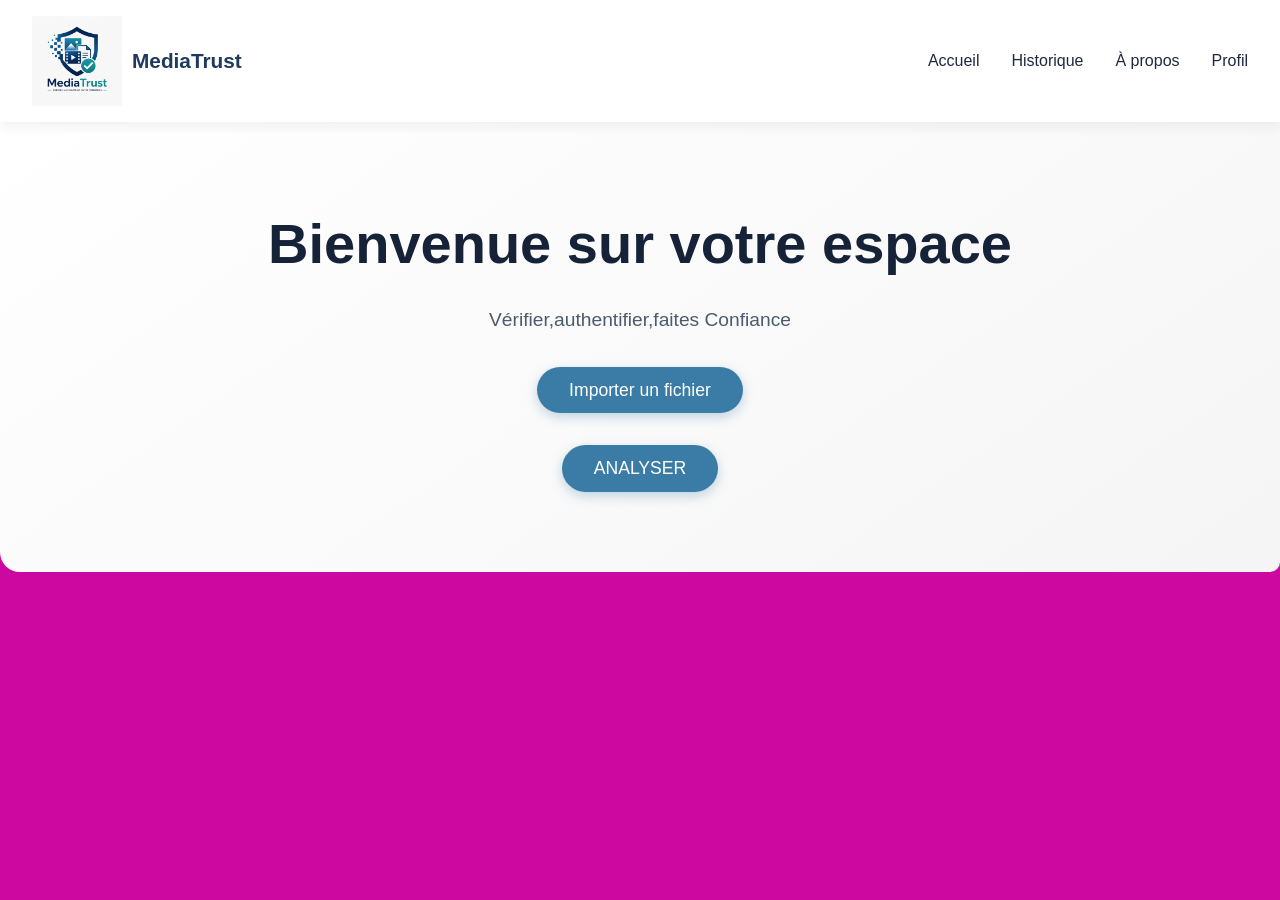
<file: services/index.html>
<!DOCTYPE html>
<html lang="fr">
<head>
    <meta charset="UTF-8">
    <meta name="viewport" content="width=device-width, initial-scale=1.0, user-scalable=yes">
    <title>w2pa watermarking</title>
    <link rel="stylesheet" href="style.css">
</head>
<body>
    <header>
        <nav class="navbar">
            <div class="logo">
                <img src="logo.png" alt="Logo MediaTrust" height="40">
                <span>MediaTrust</span>
             </div>
            <button class="hamburger" id="hamburger" aria-label="Menu">
                <span></span><span></span><span></span>
            </button>
            <ul class="nav-menu" id="nav-menu">
                <li><a href="#">Accueil</a></li>
                <li><a href="history.html">Historique</a></li>
                <li><a href="#">À propos</a></li>
                <li><a href="#">Profil</a></li>
            </ul>
        </nav>
    </header>
    <main>
        <section class="hero">

            <h1>Bienvenue sur votre espace</h1>
            <p>Vérifier,authentifier,faites Confiance</p>
            <input type="file" id="fileInput" accept="image/*,video/*,audio/*" style="display: none;">
             <button class="cta" id="importBtn"> Importer un fichier</button>
             <div id="fileInfo" style="margin-top: 1rem; font-size: 0.9rem; color: #2c5282;"></div>
            <p> </p>
            <!-- Bouton Analyser (caché par défaut) -->
<button class="cta" id="analyzeBtn" style="display: none; background: #2c5282; margin-left: 1rem;">🔍 Analyser</button>
           <!-- Loader (caché par défaut) -->
<div id="loader" style="display: none; margin-top: 2rem;">
    <div class="spinner"></div>
    <p style="margin-top: 1rem; color: #1e3a5f;">Analyse en cours... ⏳</p>
</div>
<button class="cta">ANALYSER</button>
        </section>

      
            
            
        
        <!-- Autres contenus -->
    </main>
    <script src="script.js"></script>
</body>
</html>
</file>
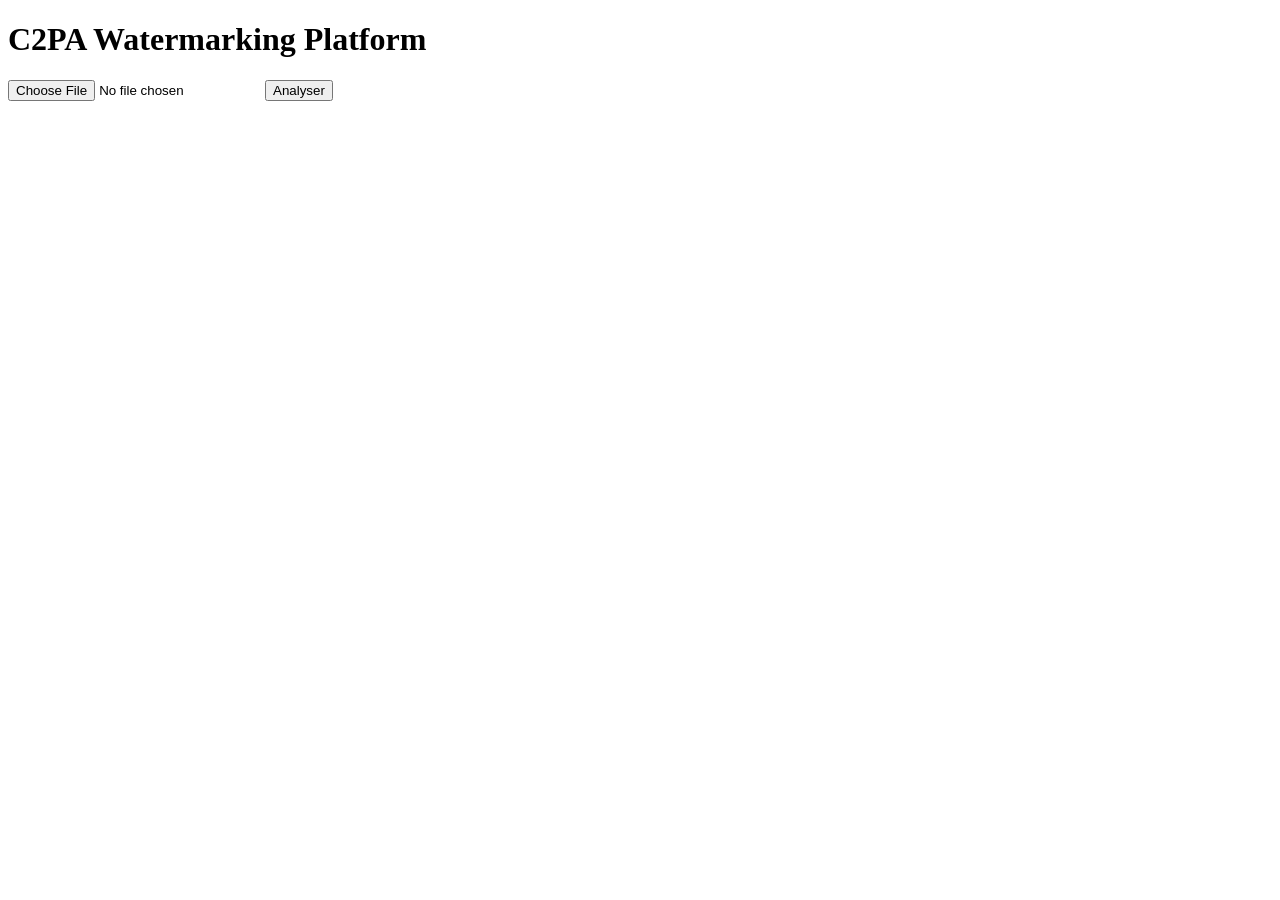
<file: frontend/templates/index.html>
<!DOCTYPE html>
<html lang="fr">
<head>
    <meta charset="UTF-8">
    <title>C2PA Platform</title>
</head>
<body>

    <h1>C2PA Watermarking Platform</h1>

    <!--
        IMPORTANT :
        name="media" → obligatoire
        enctype="multipart/form-data" → obligatoire pour fichiers
    -->
    <form action="/analyze"
          method="post"
          enctype="multipart/form-data">

        <input type="file" name="media"
               accept="image/*,audio/*,video/*">

        <button type="submit">Analyser</button>

    </form>

</body>
</html>
</file>
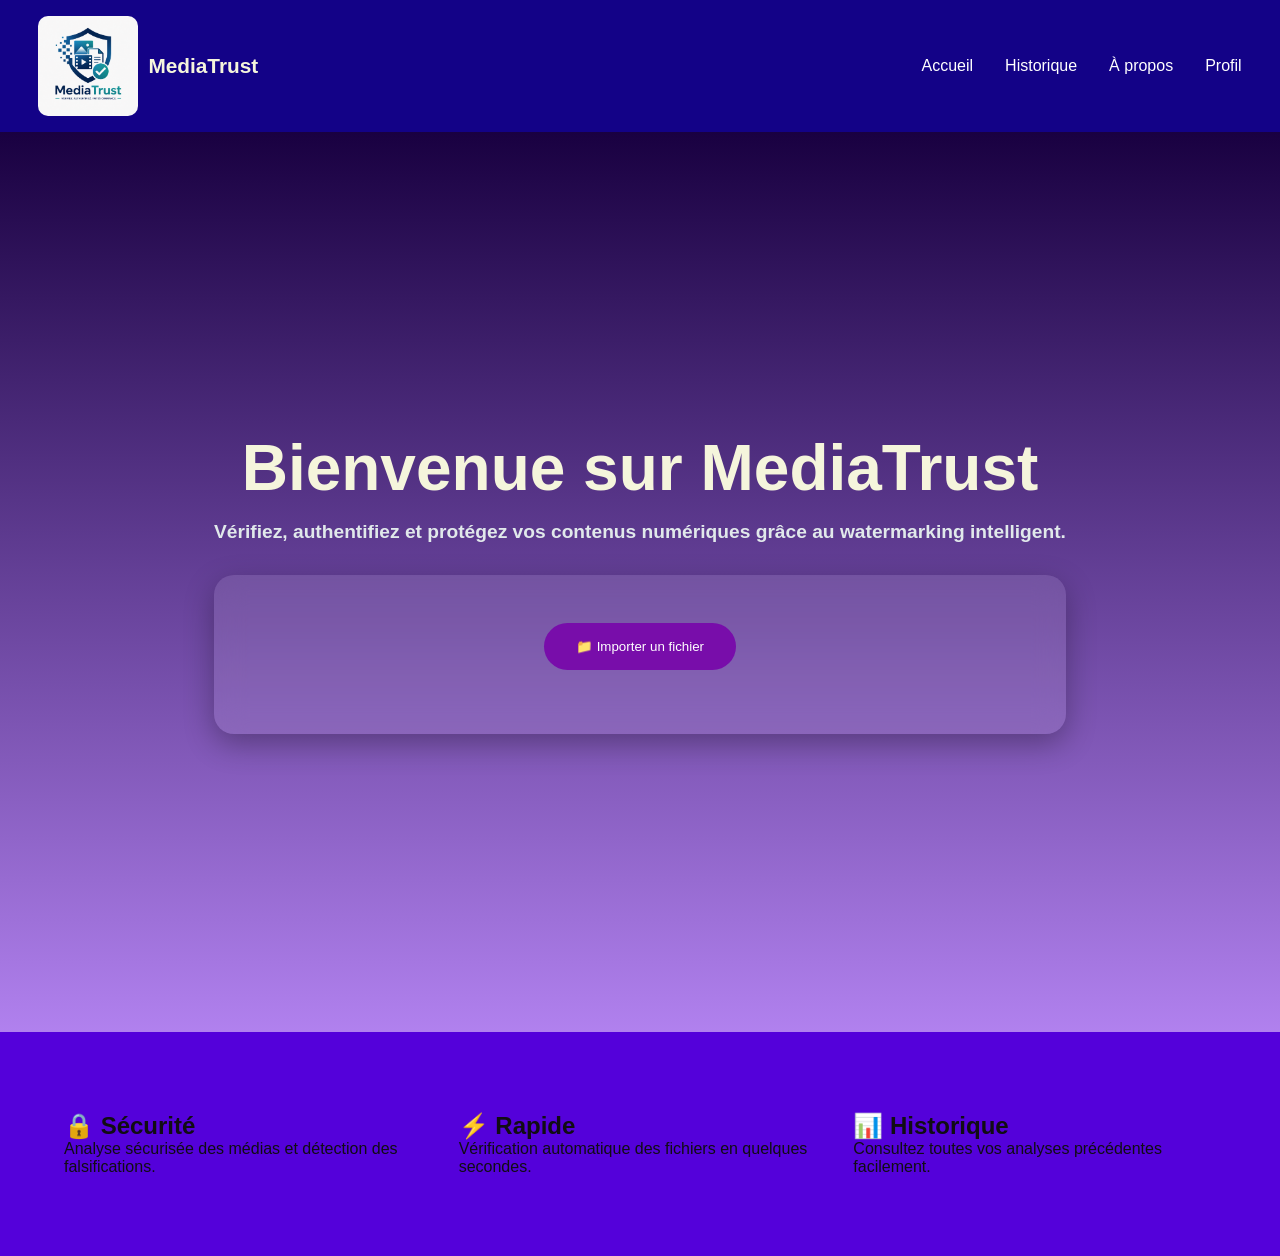
<file: Frontend/Templates/index.html>
<!-- ========================= -->
<!-- index.html -->
<!-- ========================= -->
<!DOCTYPE html>
<html lang="fr">
<head>
    <meta charset="UTF-8">
    <meta name="viewport" content="width=device-width, initial-scale=1.0,user-scalable=yes">
    <title>MediaTrust</title>

    <!-- CSS -->
    <link rel="stylesheet" href="../Static/style.css">
</head>
<body>

    <!-- HEADER -->
    <header>
        <nav class="navbar">

            <div class="logo">
                <img src="../Static/logo.png" alt="Logo" height="40">
                <span>MediaTrust</span>
            </div>

            <!-- Menu hamburger -->
            <button class="hamburger" id="hamburger"aria-label="Menu">
                <span></span>
                <span></span>
                <span></span>
            </button>

            <!-- Menu -->
            <ul class="nav-menu" id="nav-menu">
                <li><a href="index.html">Accueil</a></li>
                <li><a href="history.html">Historique</a></li>
                <li><a href="about.html">À propos</a></li>
                <li><a href="profile.html">Profil</a></li>
            </ul>

        </nav>
    </header>

    <!-- HERO -->
    <main>

        <section class="hero" id="uploadZone">

            <div class="upload-Zone" id="uploadZone">

                <h1>Bienvenue sur MediaTrust</h1>

                <p>
                    Vérifiez, authentifiez et protégez vos contenus numériques
                    grâce au watermarking intelligent.
                </p>

                <!-- Upload Card -->
                <div class="upload-card">

                    <input type="file"
                           id="fileInput"
                           accept="image/*,video/*,audio/*"
                           hidden style="display: none;">

                    <button class="btn-primary" id="importBtn">
                        📁 Importer un fichier
                    </button>

                    <div id="fileInfo"></div>
                    <p></p><!--Bouton Analyser(caché par defaut)-->

                    <button class="btn-secondary"
                            id="analyzeBtn"
                            style="display:none;">
                        🔍 Analyser
                    </button>

                    <!-- Loader -->
                    <div id="loader" style="display:none;">
                        <div class="spinner"></div>
                        <p>Analyse en cours...</p>
                    </div>

                </div>

            </div>

        </section>

        <!-- SECTION FEATURES -->
        <section class="features">

            <div class="card">
                <h2>🔒 Sécurité</h2>
                <p>
                    Analyse sécurisée des médias et détection des falsifications.
                </p>
            </div>

            <div class="card">
                <h2>⚡ Rapide</h2>
                <p>
                    Vérification automatique des fichiers en quelques secondes.
                </p>
            </div>

            <div class="card">
                <h2>📊 Historique</h2>
                <p>
                    Consultez toutes vos analyses précédentes facilement.
                </p>
            </div>

        </section>

    </main>

     <script src="../Static/script.js"></script>

</body>
</html>
</file>
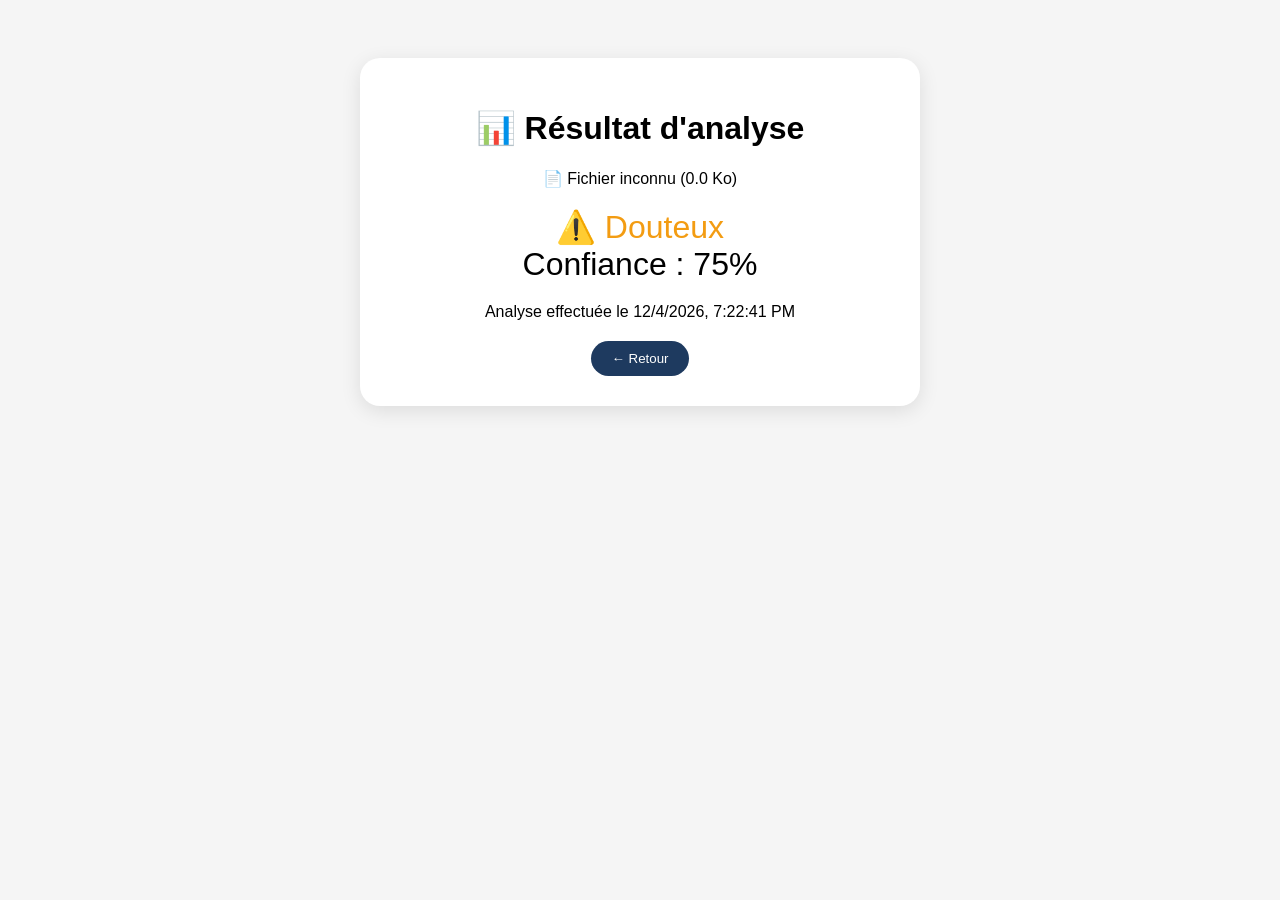
<file: services/result.html>
<!DOCTYPE html>
<html lang="fr">
<head>
    <meta charset="UTF-8">
    <meta name="viewport" content="width=device-width, initial-scale=1.0">
    <title>Résultat - MediaTrust</title>
    <style>
        body {
            font-family: Arial, sans-serif;
            text-align: center;
            padding: 50px;
            background: #f5f5f5;
        }
        .container {
            background: white;
            padding: 30px;
            border-radius: 20px;
            max-width: 500px;
            margin: 0 auto;
            box-shadow: 0 5px 20px rgba(0,0,0,0.1);
        }
        .success { color: #2ecc71; }
        .warning { color: #f39c12; }
        .danger { color: #e74c3c; }
        button {
            background: #1e3a5f;
            color: white;
            border: none;
            padding: 10px 20px;
            border-radius: 25px;
            margin-top: 20px;
            cursor: pointer;
        }
    </style>
</head>
<body>
    <div class="container">
        <h1>📊 Résultat d'analyse</h1>
        <div id="info"></div>
        <div id="score" style="font-size: 2rem; margin: 20px 0;"></div>
        <div id="details"></div>
        <button onclick="window.location.href='index.html'">← Retour</button>
    </div>
    <script>
        // Récupère les infos passées dans l'URL
        const params = new URLSearchParams(window.location.search);
        const fileName = params.get('name') || 'Fichier inconnu';
        const fileSize = params.get('size') || '0';
        const score = params.get('score') || '75';
        
        document.getElementById('info').innerHTML = `📄 ${fileName} (${(fileSize/1024).toFixed(1)} Ko)`;
        
        let scoreClass = '';
        let message = '';
        if (score >= 80) { scoreClass = 'success'; message = '✅ Authentique'; }
        else if (score >= 50) { scoreClass = 'warning'; message = '⚠️ Douteux'; }
        else { scoreClass = 'danger'; message = '❌ Falsifié'; }
        
        document.getElementById('score').innerHTML = `<span class="${scoreClass}">${message}</span><br>Confiance : ${score}%`;
        document.getElementById('details').innerHTML = `Analyse effectuée le ${new Date().toLocaleString()}`;
    </script>
</body>
</html>
</file>
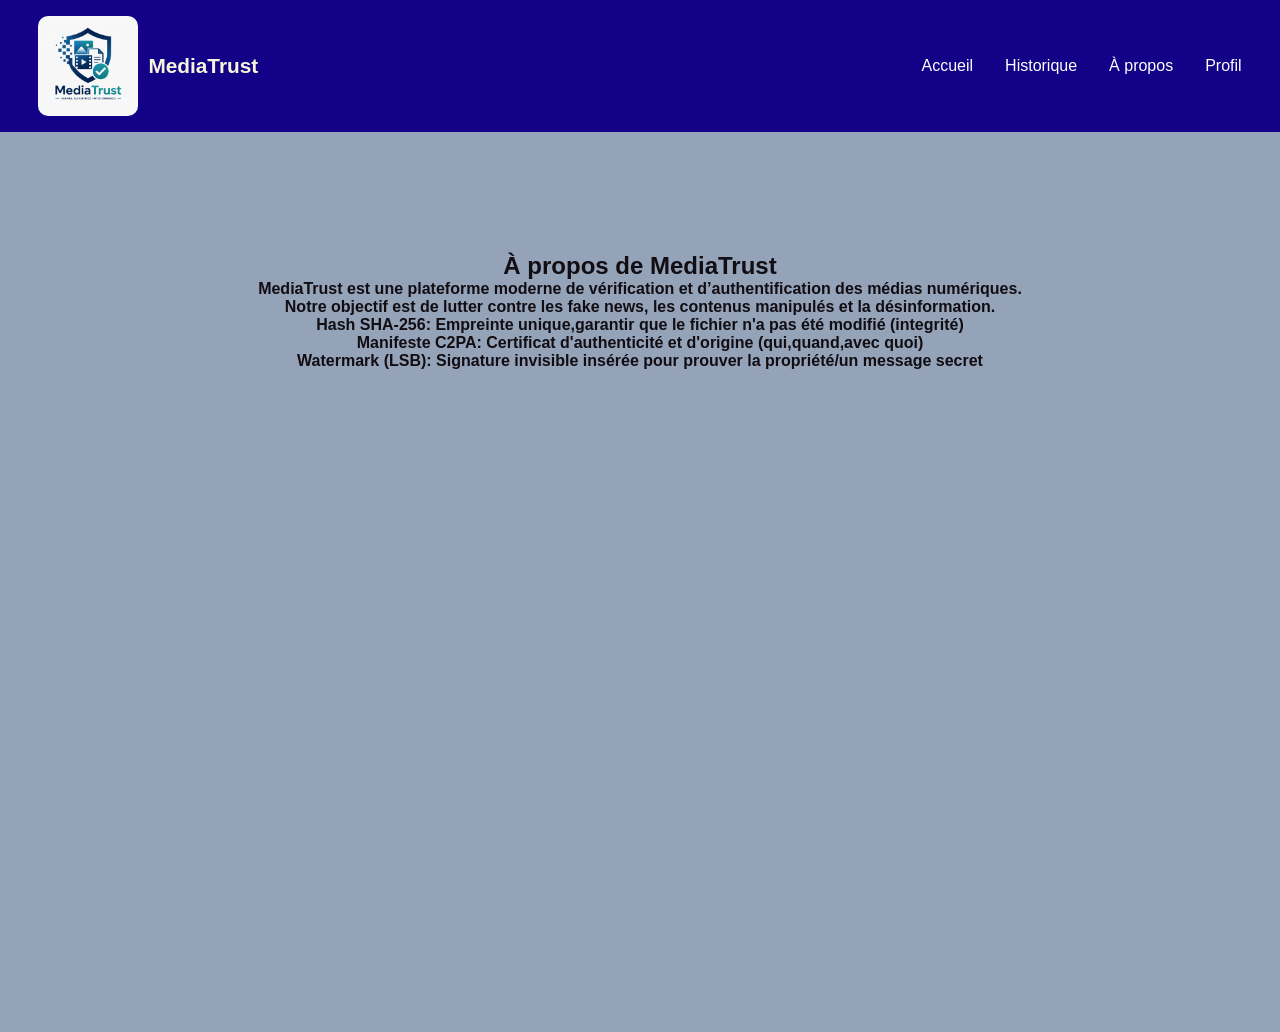
<file: Frontend/Templates/about.html>
<!-- ========================= -->
<!-- about.html -->
<!-- ========================= -->
<!DOCTYPE html>
<html lang="fr">
<head>
    <meta charset="UTF-8">
    <meta name="viewport" content="width=device-width, initial-scale=1.0">
    <title>À propos</title>
    <link rel="stylesheet" href="../Static/style.css">
</head>
<body>

<header>
    <nav class="navbar">
        <div class="logo">
            <img src="../Static/logo.png" alt="logo">
            <span>MediaTrust</span>
        </div>

        

        <ul class="nav-menu active">
            <li><a href="index.html">Accueil</a></li>
            <li><a href="history.html">Historique</a></li>
            <li><a href="about.html">À propos</a></li>
            <li><a href="profile.html">Profil</a></li>
        </ul>

    </nav>
</header>

<main class="page">

    <section class="about-section">

        <h1>À propos de MediaTrust</h1>

        <p>
            MediaTrust est une plateforme moderne de vérification
            et d’authentification des médias numériques.
        </p>
        <p></p>

        <p>
            Notre objectif est de lutter contre les fake news,
            les contenus manipulés et la désinformation.
        </p>
        <p>
            Hash SHA-256: Empreinte unique,garantir que le fichier n'a pas été modifié (integrité)
        </p>
        <p>
            Manifeste C2PA: Certificat d'authenticité et d'origine (qui,quand,avec quoi)
        </p>
        <p>
            Watermark (LSB): Signature invisible insérée pour prouver la propriété/un message secret
        </p>

    </section>

</main>

</body>
</html>
</file>
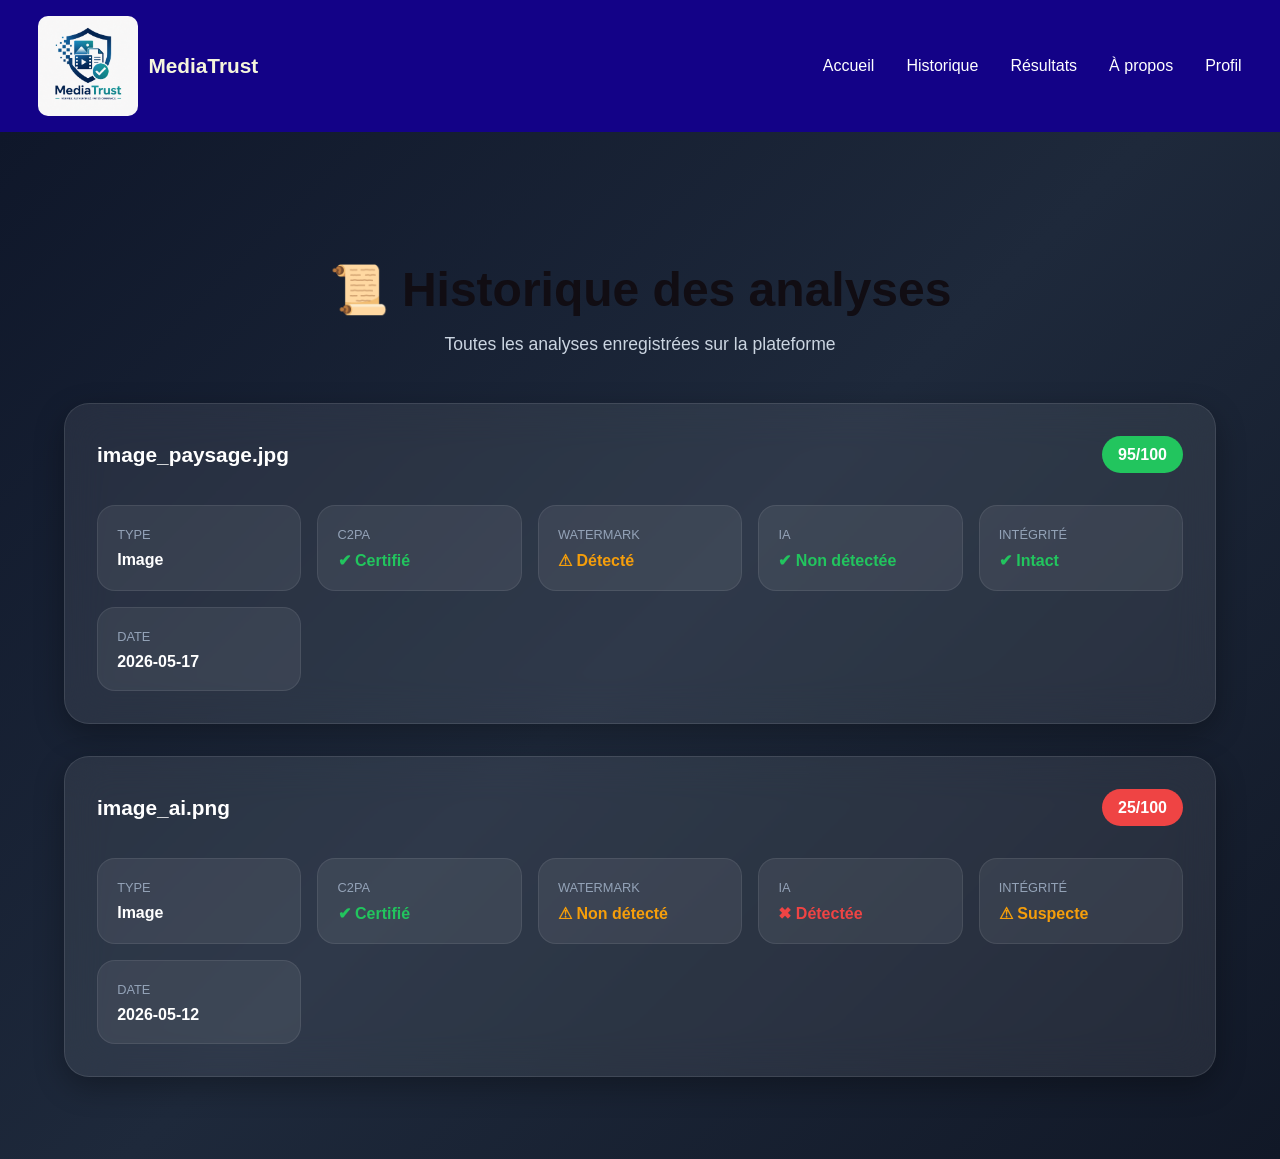
<file: Frontend/Templates/history.html>
<!-- ========================= -->
<!-- history.html -->
<!-- Frontend/Templates/history.html -->
<!-- ========================= -->

<!DOCTYPE html>
<html lang="fr">

<head>

    <meta charset="UTF-8">

    <meta name="viewport"
          content="width=device-width, initial-scale=1.0">

    <title>Historique - MediaTrust</title>

    <link rel="stylesheet"
          href="../Static/style.css">

</head>

<body>

    <!-- NAVBAR -->

    <header>

        <nav class="navbar">

            <div class="logo">

                <img src="../Static/logo.png" alt="logo">

                <span>MediaTrust</span>

            </div>

            <div class="hamburger" id="hamburger">

                <span></span>
                <span></span>
                <span></span>

            </div>

            <ul class="nav-menu" id="nav-menu">

                <li><a href="index.html">Accueil</a></li>

                <li><a href="history.html">Historique</a></li>

                <li><a href="result.html">Résultats</a></li>

                <li><a href="about.html">À propos</a></li>

                <li><a href="profile.html">Profil</a></li>

            </ul>

        </nav>

    </header>

    <!-- PAGE -->

    <section class="history-page">

        <div class="history-header">

            <h1>📜 Historique des analyses</h1>

            <p>
                Toutes les analyses enregistrées sur la plateforme
            </p>

        </div>

        <!-- CARD 1 -->

        <div class="history-modern-card">

            <div class="card-top">

                <h2>
                    image_paysage.jpg
                </h2>

                <span class="score success">
                    95/100
                </span>

            </div>

            <div class="history-grid-modern">

                <div class="history-box">

                    <span>TYPE</span>

                    <h3>Image</h3>

                </div>

                <div class="history-box">

                    <span>C2PA</span>

                    <h3 class="green">
                        ✔ Certifié
                    </h3>

                </div>

                <div class="history-box">

                    <span>WATERMARK</span>

                    <h3 class="orange">
                        ⚠ Détecté
                    </h3>

                </div>

                <div class="history-box">

                    <span>IA</span>

                    <h3 class="green">
                        ✔ Non détectée
                    </h3>

                </div>

                <div class="history-box">

                    <span>INTÉGRITÉ</span>

                    <h3 class="green">
                        ✔ Intact
                    </h3>

                </div>

                <div class="history-box">

                    <span>DATE</span>

                    <h3>
                        2026-05-17
                    </h3>

                </div>

            </div>

        </div>

        <!-- CARD 2 -->

        <div class="history-modern-card">

            <div class="card-top">

                <h2>
                    image_ai.png
                </h2>

                <span class="score danger">
                    25/100
                </span>

            </div>

            <div class="history-grid-modern">

                <div class="history-box">

                    <span>TYPE</span>

                    <h3>Image</h3>

                </div>

                <div class="history-box">

                    <span>C2PA</span>

                    <h3 class="green">
                        ✔ Certifié
                    </h3>

                </div>

                <div class="history-box">

                    <span>WATERMARK</span>

                    <h3 class="orange">
                        ⚠ Non détecté
                    </h3>

                </div>

                <div class="history-box">

                    <span>IA</span>

                    <h3 class="red">
                        ✖ Détectée
                    </h3>

                </div>

                <div class="history-box">

                    <span>INTÉGRITÉ</span>

                    <h3 class="orange">
                        ⚠ Suspecte
                    </h3>

                </div>

                <div class="history-box">

                    <span>DATE</span>

                    <h3>
                        2026-05-12
                    </h3>

                </div>

            </div>

        </div>

    </section>

    <script src="../Static/script.js"></script>

</body>

</html>
</file>
<file: services/style.css>
/* Reset & base */
* {
    margin: 0;
    padding: 0;
    box-sizing: border-box;
}

body {
    font-family: 'Segoe UI', Roboto, Helvetica, sans-serif;
    background: #cc08a1; /* comme dans votre capture */
    color: #e354f0;
    line-height: 1.5;
}

/* Navbar */
.navbar {
    display: flex;
    justify-content: space-between;
    align-items: center;
    padding: 1rem 2rem;
    background: white;
    box-shadow: 0 6px 10px rgba(0,0,0,0.05);
    position: relative;
}

.logo {
    display: flex;
    align-items: center;
    gap: 10px;
}
.logo img {
    height: 90px;
    width: auto;
}
.logo span {
    font-size: 1.3rem;
    font-weight: bold;
    color: #1e3a5f;
}

/* bouton hamburger stylé */
.hamburger {
    display: none;
    flex-direction: column;
    cursor: pointer;
    background: none;
    border: none;
    gap: 6px;
}

.hamburger span {
    width: 28px;
    height: 3px;
    background: #1F2A3E;
    border-radius: 4px;
    transition: all 0.3s ease;
}

/* Animation du hamburger → croix */
.hamburger.active span:nth-child(1) {
    transform: translateY(9px) rotate(45deg);
}
.hamburger.active span:nth-child(2) {
    opacity: 0;
}
.hamburger.active span:nth-child(3) {
    transform: translateY(-9px) rotate(-45deg);
}

/* Menu desktop */
.nav-menu {
    display: flex;
    list-style: none;
    gap: 2rem;
}

.nav-menu a {
    text-decoration: none;
    color: #1F2A3E;
    font-weight: 500;
    transition: color 0.2s;
}

.nav-menu a:hover {
    color: #3A7CA5;
}

/* Hero section accueillante */
.hero {
    text-align: center;
    padding: 5rem 2rem;
    background: linear-gradient(145deg, #ffffff, #F5F5F5);
    border-radius: 0 0 10px 20px;
    margin-bottom: 2rem;
    animation: fadeInUp 0.8s ease-out;
}

.hero h1 {
    font-size: clamp(2rem, 5vw, 3.5rem);
    margin-bottom:20px;
    color: #162238;
}

.hero p {
    font-size: 1.2rem;
    color: #4A5B6E;
    max-width: 600px;
    margin: 0 auto 2rem;
}

.cta {
    background: #3A7CA5;
    color: white;
    border: none;
    padding: 0.8rem 2rem;
    font-size: 1.1rem;
    border-radius: 50px;
    cursor: pointer;
    transition: transform 0.2s, background 0.2s;
    box-shadow: 0 4px 12px rgba(58,124,165,0.3);
}

.cta:hover {
    background: #2C5F8A;
    transform: scale(1.02);
}
.spinner {
    width: 50px;
    height: 50px;
    border: 5px solid #e2e8f0;
    border-top: 5px solid #3A7CA5;
    border-radius: 50%;
    margin: 0 auto;
    animation: spin 1s linear infinite;
}

@keyframes spin {
    0% { transform: rotate(0deg); }
    100% { transform: rotate(360deg); }
}
/* Animation d'entrée */
@keyframes fadeInUp {
    from {
        opacity: 0;
        transform: translateY(30px);
    }
    to {
        opacity: 1;
        transform: translateY(0);
    }
}

/* RESPONSIVE : mobile first, le menu devient hamburger */
@media (max-width: 768px) {
    .hamburger {
        display: flex;
    }

    .nav-menu {
        position: absolute;
        top: 100%;
        left: 0;
        width: 100%;
        background: white;
        flex-direction: column;
        align-items: center;
        padding: 1.5rem 0;
        gap: 1.5rem;
        box-shadow: 0 10px 20px rgba(121, 56, 226, 0.1);
        transform: translateY(-150%);
        transition: transform 0.4s ease-in-out;
        z-index: 999;
    }

    .nav-menu.active {
        transform: translateY(0);
    }

    .navbar {
        padding: 0.8rem 1.5rem;
    }
}
</file>
<file: Frontend/Static/style.css>
/* ========================= */
/* style.css */
/* Frontend/Static/style.css */
/* ========================= */

*{
    margin:0;
    padding:0;
    box-sizing:border-box;
    font-family:Arial,sans-serif;
}

body{
    background:#5401da;
    color:rgb(17, 13, 19);
    overflow-x:hidden;
}

/* NAVBAR */

.navbar{
    display:flex;
    justify-content:space-between;
    align-items:center;
    padding:1rem 3%;
    background:rgba(16, 3, 131, 0.95);
    position:sticky;
    width:100%;
    top:0;
    z-index:50;
    backdrop-filter:blur(10px);
}

.logo{
    display:flex;
    align-items:center;
    gap:10px;
    border-radius: 10px;
}

.logo img{
    width:100px;
    height:100px;
    border-radius: 10px;
}

.logo span{
    font-size:1.3rem;
    font-weight:bold;
    color: beige;
}

.nav-menu{
    display:flex;
    list-style:none;
    gap:2rem;
}

.nav-menu a{
    color:white;
    text-decoration:none;
    transition:0.3s;
}

.nav-menu a:hover{
    color:#38bdf8;
}

/* HAMBURGER */

.hamburger{
    display:none;
    flex-direction:column;
    gap:5px;
    cursor:pointer;
}

.hamburger span{
    width:25px;
    height:3px;
    background:white;
    border-radius:5px;
}

/* HERO */

.hero{
    min-height:100vh;
    display:flex;
    justify-content:center;
    align-items:center;
    padding:2rem;
    text-align:center;
    color: azure;
    font-weight: bold;

    background:
    linear-gradient(rgba(0,0,0,0.7),
    rgba(216, 183, 247, 0.7)),
    url("https://images.unsplash.com/photo-1516321318423-f06f85e504b3?q=80&w=2070");

    background-size:cover;
    background-position:center;
}

.hero-content{
    max-width:800px;
}

.hero h1{
    font-size:4rem;
    margin-bottom:1rem;
    color: beige;
}

.hero p{
    font-size:1.2rem;
    margin-bottom:2rem;
    color: rgb(225, 233, 235);
}

/* CARD */

.upload-card,
.result-card,
.about-card,
.profile-card{
    background:rgba(255,255,255,0.1);
    padding:2rem;
    border-radius:20px;
    backdrop-filter:blur(15px);
    box-shadow:0 10px 30px rgba(0,0,0,0.3);
}

/* BUTTONS */

.btn-primary,
.btn-secondary{
    border:none;
    padding:1rem 2rem;
    border-radius:30px;
    cursor:pointer;
    margin-top:1rem;
    transition:0.3s;
    box-shadow: #780daa;
}

.btn-primary{
    background:#780daa;
    color:white;
}

.btn-secondary{
    background:#18d15c;
    color:white;
}

.btn-primary:hover,
.btn-secondary:hover{
    transform:scale(1.05);
}

/* SPINNER */

.spinner{
    width:50px;
    height:50px;
    border:5px solid rgba(255,255,255,0.2);
    border-top:5px solid white;
    border-radius:50%;
    margin:20px auto;
    animation:spin 1s linear infinite;
}

@keyframes spin{

    100%{
        transform:rotate(360deg);
    }

}

/* FEATURES */

.features{
    display:grid;
    grid-template-columns:repeat(auto-fit,minmax(250px,1fr));
    gap:2rem;
    padding:5rem 5%;
}

.feature-card{
    background:white;
    color:#0f172a;
    padding:2rem;
    border-radius:20px;
    text-align:center;
    transition:0.3s;
}

.feature-card:hover{
    transform:translateY(-10px);
}

/* PAGE */

.page{
    background-color: #94a3b8;
    min-height:100vh;
    padding:120px 5%;
    text-align: center;
    font-weight: bold;
    border-top: 20px;
}

/* RESULT */

.result-grid{
    display:grid;
    grid-template-columns:repeat(auto-fit,minmax(200px,1fr));
    gap:1rem;
    margin:2rem 0;
}

.result-box{
    background:rgba(255,255,255,0.1);
    padding:1rem;
    border-radius:15px;
}

/* HISTORY */

.history-grid{
    display:grid;
    grid-template-columns:repeat(auto-fit,minmax(250px,1fr));
    gap:2rem;
    margin-top:2rem;
}

.history-card{
    background:rgb(218, 208, 208);
    color:#0f172a;
    padding:2rem;
    border-radius:20px;
}

/* PROFILE */

.profile-card{
    max-width:600px;
    margin:auto;
    text-align:center;

}

.profile-card img{
    width:150px;
    height:150px;
    border-radius:50%;
    margin-bottom:1rem;
}

/* RESPONSIVE */

@media(max-width:768px){

    .hamburger{
        display:flex;
    }

    .nav-menu{
        position:absolute;
        top:80px;
        right:0;
        width:100%;
        background:#0f172a;
        flex-direction:column;
        align-items:center;
        padding:2rem 0;
        display:none;
    }

    .nav-menu.active{
        display:flex;
    }

    .hero h1{
        font-size:2.3rem;
    }

}
/* ========================= */
/* HISTORY PAGE MODERNE */
/* ========================= */

.history-page{

    min-height:100vh;

    padding:
    130px 5% 50px;

    background:
    linear-gradient(
    135deg,
    #0f172a,
    #1e293b,
    #111827);

}

/* HEADER */

.history-header{

    margin-bottom:3rem;

    text-align:center;

}

.history-header h1{

    font-size:3rem;

    margin-bottom:1rem;

}

.history-header p{

    color:#cbd5e1;

    font-size:1.1rem;

}

/* CARD */

.history-modern-card{

    background:
    rgba(255,255,255,0.08);

    border:
    1px solid rgba(255,255,255,0.1);

    backdrop-filter:blur(20px);

    border-radius:25px;

    padding:2rem;

    margin-bottom:2rem;

    box-shadow:
    0 10px 30px rgba(0,0,0,0.3);

    transition:0.3s;

}

.history-modern-card:hover{

    transform:
    translateY(-5px);

}

/* TOP */

.card-top{

    display:flex;

    justify-content:space-between;

    align-items:center;

    margin-bottom:2rem;

    gap:1rem;

    flex-wrap:wrap;

}

.card-top h2{

    font-size:1.3rem;

    color:white;

}

/* SCORE */

.score{

    padding:
    0.6rem 1rem;

    border-radius:50px;

    font-weight:bold;

    color:white;

}

.success{

    background:#22c55e;

}

.danger{

    background:#ef4444;

}

/* GRID */

.history-grid-modern{

    display:grid;

    grid-template-columns:
    repeat(auto-fit,minmax(180px,1fr));

    gap:1rem;

}

/* BOX */

.history-box{

    background:
    rgba(255,255,255,0.07);

    border:
    1px solid rgba(255,255,255,0.08);

    border-radius:18px;

    padding:1.2rem;

    transition:0.3s;

}

.history-box:hover{

    background:
    rgba(255,255,255,0.12);

    transform:scale(1.03);

}

.history-box span{

    font-size:0.8rem;

    color:#94a3b8;

}

.history-box h3{

    margin-top:0.5rem;

    font-size:1rem;

    color:white;

}

/* COLORS */

.green{

    color:#22c55e !important;

}

.orange{

    color:#f59e0b !important;

}

.red{

    color:#ef4444 !important;

}

/* RESPONSIVE */

@media(max-width:768px){

    .history-header h1{

        font-size:2rem;

    }

    .card-top{

        flex-direction:column;

        align-items:flex-start;

    }

}
</file>
